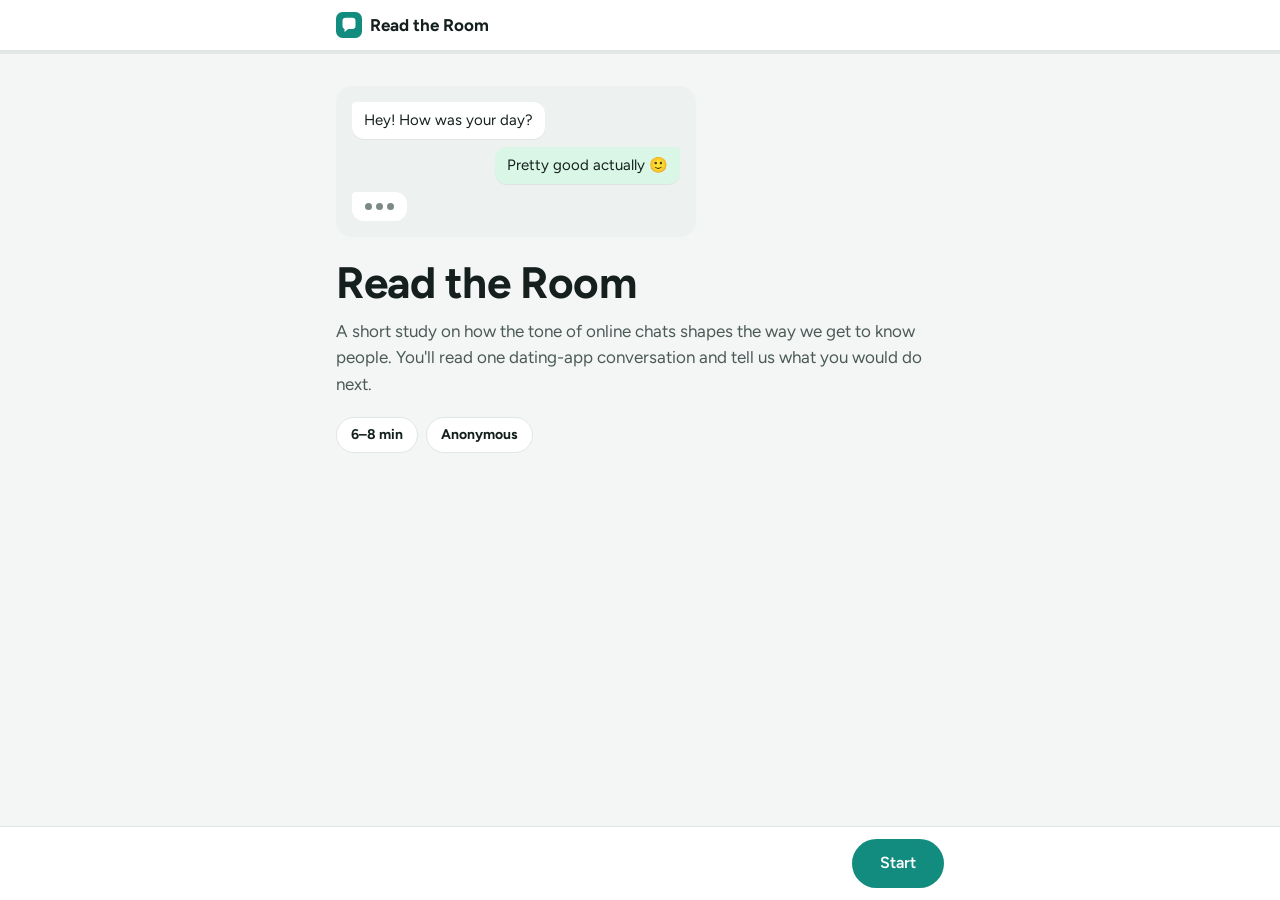
<file: index.html>
<!doctype html>
<html lang="en">
<head>
  <meta charset="utf-8">
  <meta name="viewport" content="width=device-width, initial-scale=1, viewport-fit=cover">
  <title>Read the Room</title>
  <meta name="description" content="A 6–8 minute study on tone in online chats. Anonymous and phone-friendly.">
  <meta property="og:title" content="Read the Room">
  <meta property="og:description" content="A 6–8 minute study on tone in online chats. Anonymous and phone-friendly.">
  <meta name="theme-color" content="#ffffff">
  <link rel="icon" href="data:image/svg+xml,<svg xmlns='http://www.w3.org/2000/svg' viewBox='0 0 64 64'><rect width='64' height='64' rx='16' fill='%23128c7e'/><path d='M16 22a8 8 0 0 1 8-8h16a8 8 0 0 1 8 8v12a8 8 0 0 1-8 8H30l-9 7v-7a8 8 0 0 1-5-7z' fill='white'/></svg>">
  <link rel="preconnect" href="https://fonts.googleapis.com">
  <link rel="preconnect" href="https://fonts.gstatic.com" crossorigin>
  <link href="https://fonts.googleapis.com/css2?family=Figtree:wght@400;500;600;700&display=swap" rel="stylesheet">
  <link rel="stylesheet" href="assets/css/survey.css?v=202611111837">
</head>
<body>
  <header class="topbar">
    <div class="topbar-inner">
      <div class="brand">
        <svg viewBox="0 0 64 64" width="26" height="26" aria-hidden="true"><rect width="64" height="64" rx="16" fill="var(--accent)"/><path d="M16 22a8 8 0 0 1 8-8h16a8 8 0 0 1 8 8v12a8 8 0 0 1-8 8H30l-9 7v-7a8 8 0 0 1-5-7z" fill="#fff"/></svg>
        <span>Read the Room</span>
        <span id="mode-badge" class="mode-badge" hidden>Test mode</span>
      </div>
      <span id="step-label" class="step-label"></span>
    </div>
    <div class="progress" aria-hidden="true"><div id="progress-fill"></div></div>
  </header>

  <main>
    <section id="screen" class="screen" aria-live="polite"></section>
  </main>

  <footer class="actionbar">
    <div class="actionbar-inner">
      <button id="peek" class="ghost" type="button" hidden>See chat again</button>
      <div class="next-wrap">
        <p id="next-hint" class="next-hint" role="status"></p>
        <button id="next" class="btn" type="button">Continue</button>
      </div>
    </div>
  </footer>

  <dialog id="peek-dialog" aria-label="Conversation">
    <div class="peek-body"></div>
    <button id="peek-close" class="btn" type="button">Close</button>
  </dialog>
  <div id="toast" class="toast" role="status"></div>

  <script src="assets/js/config.js?v=202611111837"></script>
  <script src="assets/js/content.js?v=202611111837"></script>
  <script src="assets/js/api.js?v=202611111837"></script>
  <script src="assets/js/survey.js?v=202611111837"></script>
</body>
</html>
</file>
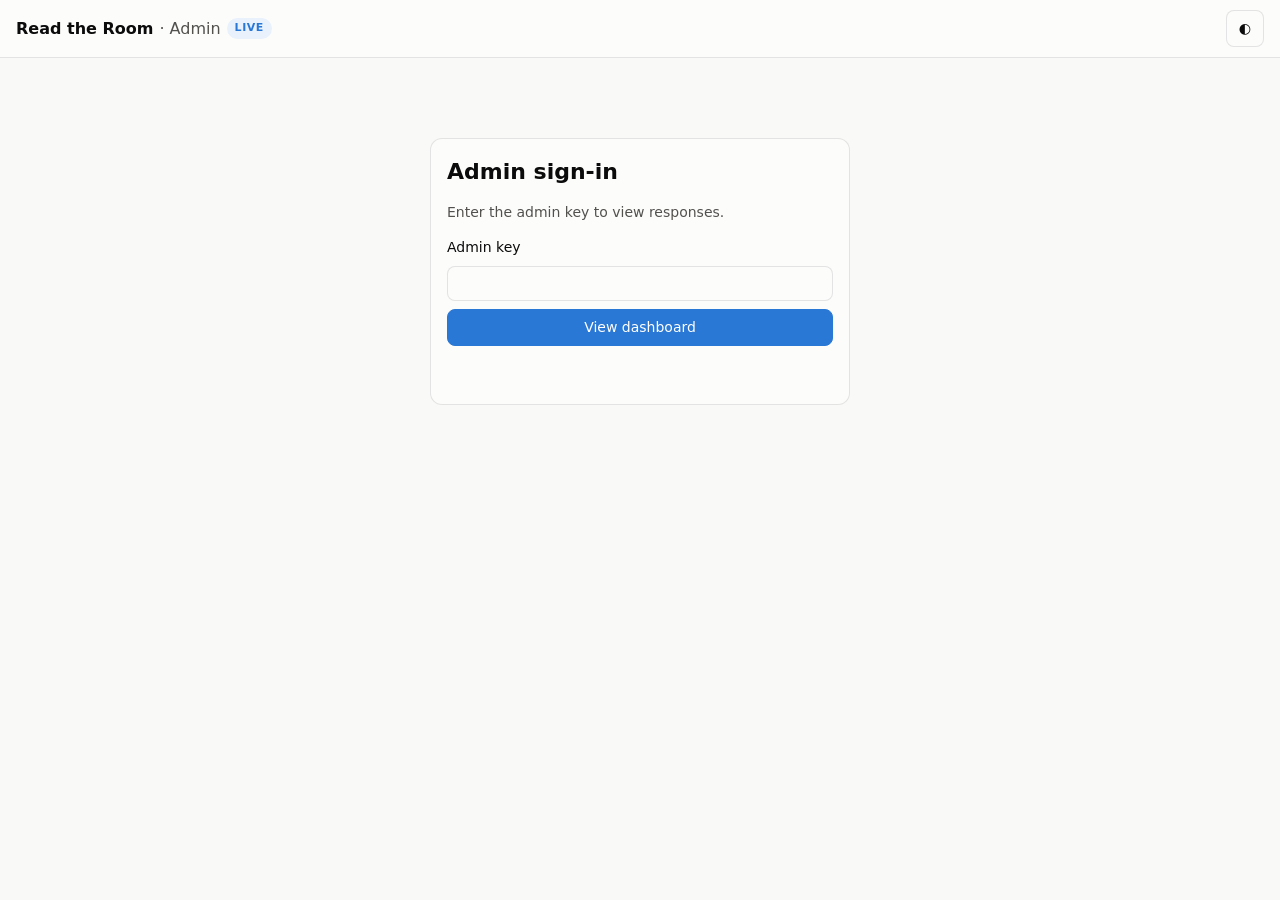
<file: admin.html>
<!doctype html>
<html lang="en">
<head>
  <meta charset="utf-8">
  <meta name="viewport" content="width=device-width, initial-scale=1">
  <meta name="robots" content="noindex, nofollow">
  <title>Study Admin</title>
  <link rel="stylesheet" href="assets/css/admin.css?v=202611111837">
</head>
<body>
  <header class="bar">
    <div class="bar-inner">
      <div class="title">
        <strong>Read the Room</strong> <span class="muted">· Admin</span>
        <span id="mode" class="mode"></span>
      </div>
      <div class="actions">
        <span id="status" class="muted small"></span>
        <button id="theme" class="btn ghost" type="button" aria-label="Toggle dark mode">◐</button>
      </div>
    </div>
  </header>

  <main>
    <section id="login" class="login card" hidden>
      <h1>Admin sign-in</h1>
      <p class="muted">Enter the admin key to view responses.</p>
      <form id="login-form">
        <label for="key">Admin key</label>
        <input id="key" type="password" autocomplete="current-password" required>
        <button class="btn primary" type="submit">View dashboard</button>
      </form>
      <p id="login-error" class="error" role="alert"></p>
      <p id="login-hint" class="muted small"></p>
    </section>

    <div id="dash" hidden>
      <div class="filters">
        <label class="check"><input id="f-excl" type="checkbox" checked> Apply exclusions</label>
        <label class="select">Match
          <select id="f-match">
            <option value="all">All versions</option>
            <option>Arjun</option>
            <option>Ananya</option>
            <option>Kiran</option>
          </select>
        </label>
        <span class="spacer"></span>
        <span id="local-tools" hidden>
          <button id="demo" class="btn ghost" type="button">+ 120 demo responses</button>
          <button id="clear" class="btn ghost danger" type="button">Clear local data</button>
        </span>
        <button id="refresh" class="btn ghost" type="button">↻ Refresh</button>
        <button id="export-csv" class="btn primary" type="button">Export CSV</button>
        <button id="export-json" class="btn ghost" type="button">JSON</button>
        <button id="logout" class="btn ghost" type="button">Sign out</button>
      </div>

      <section id="kpis" class="kpis" aria-label="Key numbers"></section>

      <div class="row">
        <section class="card">
          <div class="card-head"><div><h3>Cell balance</h3><p class="muted small">Analysable responses per condition</p></div></div>
          <div id="balance"></div>
        </section>
        <section class="card">
          <div class="card-head">
            <div><h3>Quick stats</h3><p class="muted small">2 × 3 ANOVA + planned contrasts, on current filters</p></div>
            <select id="stat-dv" aria-label="Outcome">
              <option value="f2">F2 focal</option>
              <option value="ladder">Ladder mean</option>
              <option value="money">₹ sent</option>
            </select>
          </div>
          <div id="stats"></div>
        </section>
      </div>

      <h2 class="section-title">Results</h2>
      <div id="charts" class="charts"></div>

      <h2 class="section-title">Responses</h2>
      <section class="card wide">
        <div class="card-head">
          <div><h3>All submissions</h3><p class="muted small">Newest first · click a row for the full record</p></div>
          <input id="search" type="search" placeholder="Search id, condition, text…" aria-label="Search responses">
        </div>
        <div class="scroll-x tall">
          <table class="data-table">
            <thead><tr><th>ID</th><th>Submitted</th><th>Stage</th><th>Condition</th><th>Match</th><th class="num">Min</th><th class="num">F2</th><th class="num">Ladder</th><th class="num">₹ sent</th></tr></thead>
            <tbody id="resp-body"></tbody>
          </table>
        </div>
      </section>
    </div>
  </main>

  <dialog id="detail">
    <div class="card-head"><h3 id="detail-title"></h3><button id="detail-close" class="btn ghost" type="button">Close</button></div>
    <pre id="detail-body"></pre>
  </dialog>

  <script src="assets/js/config.js?v=202611111837"></script>
  <script src="assets/js/content.js?v=202611111837"></script>
  <script src="assets/js/api.js?v=202611111837"></script>
  <script src="assets/js/charts.js?v=202611111837"></script>
  <script src="assets/js/admin.js?v=202611111837"></script>
</body>
</html>
</file>
<file: assets/css/survey.css>
/* Read the Room: clean messaging-app look.
   Layout: one centred column, white cards on a faint grey-green page, a single teal accent. */
:root {
  --page: #f3f6f5;
  --card: #ffffff;
  --field: #f3f6f5;
  --ink: #15201e;
  --ink-2: #4b5a57;
  --muted: #7b8a87;
  --line: #e0e7e5;
  --accent: #128c7e;
  --accent-ink: #ffffff;
  --accent-soft: #e2f3ef;
  --chat-bg: #edf1ef;
  --bubble-them: #ffffff;
  --bubble-you: #d9f6e6;
  --alert: #c2410c;
  --shadow: 0 1px 2px rgba(21, 32, 30, .05);
  --font: "Figtree", system-ui, -apple-system, "Segoe UI", sans-serif;
  color-scheme: light;
}
@media (prefers-color-scheme: dark) {
  :root:not([data-theme="light"]) {
    --page: #0e1514; --card: #172120; --field: #1e2a28; --ink: #e7efed; --ink-2: #b4c2bf; --muted: #84948f;
    --line: #283533; --accent: #25b3a2; --accent-ink: #06201c; --accent-soft: #123a34; --chat-bg: #101918;
    --bubble-them: #1f2b29; --bubble-you: #0f4d44; --alert: #fb923c; --shadow: none; color-scheme: dark;
  }
}
:root[data-theme="dark"] {
  --page: #0e1514; --card: #172120; --field: #1e2a28; --ink: #e7efed; --ink-2: #b4c2bf; --muted: #84948f;
  --line: #283533; --accent: #25b3a2; --accent-ink: #06201c; --accent-soft: #123a34; --chat-bg: #101918;
  --bubble-them: #1f2b29; --bubble-you: #0f4d44; --alert: #fb923c; --shadow: none; color-scheme: dark;
}

* { box-sizing: border-box; }
[hidden] { display: none !important; }
html, body { margin: 0; }
body { background: var(--page); color: var(--ink); font: 16px/1.55 var(--font); min-height: 100vh; -webkit-font-smoothing: antialiased; overflow-x: hidden; }
button { font: inherit; color: inherit; cursor: pointer; }
a { color: var(--accent); }
:focus-visible { outline: 2px solid var(--accent); outline-offset: 2px; }

/* header */
.topbar { position: sticky; top: 0; z-index: 5; background: var(--card); border-bottom: 1px solid var(--line); }
.topbar-inner { max-width: 640px; margin: 0 auto; padding: 12px 16px; display: flex; align-items: center; justify-content: space-between; gap: 12px; }
.brand { display: flex; align-items: center; gap: 8px; font-weight: 700; font-size: 17px; white-space: nowrap; }
.mode-badge { font-size: 11px; font-weight: 600; padding: 2px 8px; border-radius: 99px; background: var(--accent-soft); color: var(--accent); }
.step-label { font-size: 14px; color: var(--muted); font-variant-numeric: tabular-nums; white-space: nowrap; }
.progress { height: 3px; background: var(--line); }
.progress div { height: 100%; width: 0; background: var(--accent); transition: width .4s ease; }

main { max-width: 640px; margin: 0 auto; padding: 24px 16px 150px; }
.screen.enter { animation: rise .3s ease both; }
@keyframes rise { from { opacity: 0; transform: translateY(8px); } to { opacity: 1; transform: none; } }

h1 { font-size: clamp(24px, 6vw, 30px); line-height: 1.2; font-weight: 700; margin: 4px 0 8px; letter-spacing: -.01em; text-wrap: balance; }
h1.title { font-size: clamp(34px, 9vw, 44px); margin-top: 20px; }
h2 { font-size: 18px; margin: 0 0 8px; }
.lead { color: var(--ink-2); font-size: 17px; margin: 0 0 20px; }
.fine { font-size: 13px; color: var(--muted); }
.note { font-size: 14px; color: var(--muted); margin: 8px 0 0; }

/* question cards */
.fields, .likert { display: grid; gap: 12px; }
.q { background: var(--card); border: 1px solid var(--line); border-radius: 16px; padding: 16px; box-shadow: var(--shadow); transition: border-color .15s; }
.q.missing { border-color: var(--alert); }
.q-text { margin: 0 0 12px; font-weight: 600; }
.consent p { margin: 0 0 12px; color: var(--ink-2); }
.consent p:last-child { margin: 0; }

.scale { display: grid; grid-template-columns: repeat(var(--n), 1fr); gap: 6px; }
.pip { min-height: 44px; border-radius: 10px; border: 1px solid var(--line); background: var(--field); font-weight: 600; color: var(--ink-2); font-variant-numeric: tabular-nums; transition: background .12s, border-color .12s; }
.pip.wide { font-size: 13px; font-weight: 500; padding: 6px 4px; line-height: 1.25; }
.pip:hover { border-color: var(--accent); }
.pip.on { background: var(--accent); border-color: var(--accent); color: var(--accent-ink); }
.anchors { display: flex; justify-content: space-between; align-items: baseline; gap: 12px; margin-top: 6px; font-size: 13px; color: var(--muted); }
.anchors > span:first-child, .anchors > span:last-child { flex: 0 1 30%; }
.anchors > span:last-child { text-align: right; }
.scale-caption { flex: 1; text-align: center; font-weight: 600; color: var(--accent); }
.scale-caption.hover { color: var(--ink-2); }

.options { display: grid; gap: 8px; }
.options.inline { grid-template-columns: repeat(auto-fit, minmax(130px, 1fr)); }
.opt { text-align: center; padding: 10px 12px; min-height: 46px; border-radius: 10px; border: 1px solid var(--line); background: var(--field); font-weight: 500; transition: background .12s, border-color .12s; }
.opt:hover { border-color: var(--accent); }
.opt.on { background: var(--accent-soft); border-color: var(--accent); color: var(--ink); font-weight: 600; box-shadow: inset 0 0 0 1px var(--accent); }

input[type="number"], textarea { width: 100%; font: inherit; color: var(--ink); background: var(--field); border: 1px solid var(--line); border-radius: 10px; padding: 12px 14px; outline: none; resize: vertical; }
input:focus, textarea:focus { border-color: var(--accent); box-shadow: 0 0 0 3px var(--accent-soft); }
.num { position: relative; max-width: 220px; }
.num.has-prefix input { padding-left: 32px; font-size: 18px; font-weight: 600; }
.prefix { position: absolute; left: 14px; top: 50%; transform: translateY(-50%); font-weight: 600; font-size: 18px; color: var(--muted); }
input[type="range"] { width: 100%; accent-color: var(--accent); height: 28px; }
input[type="range"].untouched { opacity: .5; }
.slider-val { display: block; font-weight: 700; font-size: 20px; font-variant-numeric: tabular-nums; }
.slider-val.untouched { font-size: 14px; font-weight: 500; color: var(--muted); }

/* bottom bar */
.actionbar { position: fixed; left: 0; right: 0; bottom: 0; z-index: 6; background: var(--card); border-top: 1px solid var(--line); padding: 12px 16px calc(12px + env(safe-area-inset-bottom)); }
.actionbar-inner { max-width: 608px; margin: 0 auto; display: flex; align-items: center; justify-content: space-between; gap: 12px; }
.next-wrap { display: flex; align-items: center; gap: 12px; margin-left: auto; }
.next-hint { margin: 0; font-size: 13px; color: var(--alert); text-align: right; max-width: 260px; }
.next-hint:empty { display: none; }
.btn { border: 0; border-radius: 99px; padding: 12px 28px; min-height: 48px; font-weight: 600; font-size: 16px; color: var(--accent-ink); background: var(--accent); transition: filter .12s, opacity .2s; }
.btn:hover { filter: brightness(1.07); }
.btn:disabled { opacity: .4; cursor: not-allowed; filter: none; }
.ghost { border: 1px solid var(--line); background: var(--card); border-radius: 99px; padding: 10px 16px; min-height: 44px; font-weight: 500; font-size: 14px; color: var(--ink-2); }

/* welcome */
.welcome { padding-top: 8px; }
.preview { display: flex; flex-direction: column; gap: 8px; padding: 16px; border-radius: 16px; background: var(--chat-bg); max-width: 360px; }
.pop { opacity: 0; animation: pop .35s ease forwards; animation-delay: var(--d); }
@keyframes pop { from { opacity: 0; transform: translateY(6px); } to { opacity: 1; transform: none; } }
.facts { list-style: none; padding: 0; margin: 0; display: flex; flex-wrap: wrap; gap: 8px; }
.facts li { background: var(--card); border: 1px solid var(--line); border-radius: 99px; padding: 6px 14px; font-size: 14px; }

/* chat */
.bubble { display: inline-block; padding: 8px 12px; border-radius: 12px; max-width: 85%; line-height: 1.4; font-size: 15px; box-shadow: 0 1px 1px rgba(0, 0, 0, .06); }
.bubble.them { background: var(--bubble-them); border-top-left-radius: 4px; align-self: flex-start; }
.bubble.you { background: var(--bubble-you); border-top-right-radius: 4px; align-self: flex-end; }
.stamp { display: inline-block; font-size: 10.5px; color: var(--muted); margin-left: 8px; transform: translateY(3px); float: right; }
.typing { display: inline-flex; gap: 4px; padding: 11px 13px; border-radius: 12px; border-top-left-radius: 4px; background: var(--bubble-them); width: fit-content; }
.typing i { width: 7px; height: 7px; border-radius: 50%; background: var(--muted); animation: blink 1.2s infinite; }
.typing i:nth-child(2) { animation-delay: .2s; }
.typing i:nth-child(3) { animation-delay: .4s; }
@keyframes blink { 0%, 60%, 100% { opacity: .3; } 30% { opacity: 1; } }

.phone { background: var(--chat-bg); border: 1px solid var(--line); border-radius: 20px; max-width: 420px; margin: 0 auto; overflow: hidden; display: flex; flex-direction: column; height: min(70vh, 640px); }
.phone-head { display: flex; align-items: center; gap: 10px; padding: 10px 14px; background: var(--card); border-bottom: 1px solid var(--line); }
.ph-name { font-weight: 600; }
.ph-sub { font-size: 12px; color: var(--accent); }
.phone-body { flex: 1; overflow-y: auto; padding: 14px 12px; display: flex; flex-direction: column; gap: 6px; }
.msg { display: flex; flex-direction: column; animation: pop .25s ease both; }
.msg.you { align-items: flex-end; }
.msg.them { align-items: flex-start; }
.phone-input { margin: 8px; padding: 10px 14px; border-radius: 99px; background: var(--card); color: var(--muted); font-size: 14px; }
.avatar { display: grid; place-items: center; flex: none; border-radius: 50%; color: #fff; font-weight: 700; background: var(--accent); }
.avatar.sm { width: 36px; height: 36px; font-size: 15px; }
.avatar.lg { width: 60px; height: 60px; font-size: 24px; }

.profile { display: flex; gap: 14px; align-items: center; background: var(--card); border: 1px solid var(--line); border-radius: 16px; padding: 16px; }
.profile-name { font-weight: 700; font-size: 20px; }
.profile-bio { color: var(--ink-2); font-size: 15px; }
.profile-meta { color: var(--muted); font-size: 13px; margin-top: 2px; }

.quote { display: flex; gap: 10px; align-items: flex-start; padding: 12px; border-radius: 16px; background: var(--chat-bg); }
.quote .bubble { max-width: 100%; }

/* reveal + end */
.reveal p, .safety p { color: var(--ink-2); margin: 0 0 10px; }
.reveal p:last-child, .safety p:last-child { margin: 0; }
.center { text-align: center; padding: 56px 8px; }
.spinner { width: 32px; height: 32px; margin: 0 auto 12px; border-radius: 50%; border: 3px solid var(--line); border-top-color: var(--accent); animation: spin .8s linear infinite; }
@keyframes spin { to { transform: rotate(360deg); } }
.signs { display: grid; gap: 10px; margin-bottom: 16px; }
.sign { padding: 12px; border-radius: 16px; background: var(--chat-bg); }
.sign .bubble { max-width: 100%; }
.sign p { margin: 8px 2px 0; font-size: 14px; color: var(--ink-2); }

dialog { border: 0; border-radius: 20px; padding: 12px; background: var(--card); color: var(--ink); width: min(440px, calc(100vw - 32px)); }
dialog::backdrop { background: rgba(10, 20, 18, .5); }
dialog .btn { margin: 12px auto 0; display: block; }
.toast { position: fixed; left: 50%; bottom: 90px; transform: translate(-50%, 16px); opacity: 0; background: var(--ink); color: var(--page); padding: 10px 16px; border-radius: 99px; font-size: 14px; transition: all .25s; z-index: 10; max-width: calc(100vw - 32px); text-align: center; }
.toast.show { opacity: 1; transform: translate(-50%, 0); }

@media (max-width: 420px) {
  .pip { min-height: 40px; font-size: 15px; }
  .scale { gap: 4px; }
  .options.inline { grid-template-columns: 1fr 1fr; }
  .btn { padding: 12px 22px; }
}
@media (prefers-reduced-motion: reduce) {
  *, *::before, *::after { animation-duration: .01ms !important; animation-iteration-count: 1 !important; transition-duration: .01ms !important; }
}
</file>
<file: assets/css/admin.css>
/* Admin dashboard — chart palette and chrome from the validated reference palette */
:root {
  color-scheme: light;
  --page: #f9f9f7;
  --surface-1: #fcfcfb;
  --text-primary: #0b0b0b;
  --text-secondary: #52514e;
  --text-muted: #898781;
  --grid: #e1e0d9;
  --axis: #c3c2b7;
  --border: rgba(11, 11, 11, 0.10);
  --accent: #2a78d6;
  --accent-wash: #e8f1fc;
  --critical: #d03b3b;
  --warning-bg: #fff4dc;
  --warning-ink: #7a4a00;
  --s1: #2a78d6; --s2: #eb6834; --s3: #1baf7a; --s4: #eda100; --s5: #e87ba4;
  --aff-low: #6250d6; --aff-high: #e87ba4;
  --muted-series: #898781;
  --font: system-ui, -apple-system, "Segoe UI", sans-serif;
}
@media (prefers-color-scheme: dark) {
  :root:where(:not([data-theme="light"])) {
    color-scheme: dark;
    --page: #0d0d0d; --surface-1: #1a1a19; --text-primary: #f0efec; --text-secondary: #c3c2b7; --text-muted: #898781;
    --grid: #2c2c2a; --axis: #383835; --border: rgba(255, 255, 255, 0.10); --accent: #3987e5; --accent-wash: #16273c;
    --warning-bg: #3a2c0c; --warning-ink: #fab219;
    --s1: #3987e5; --s2: #d95926; --s3: #199e70; --s4: #c98500; --s5: #d55181;
    --aff-low: #9085e9; --aff-high: #d55181;
  }
}
:root[data-theme="dark"] {
  color-scheme: dark;
  --page: #0d0d0d; --surface-1: #1a1a19; --text-primary: #f0efec; --text-secondary: #c3c2b7; --text-muted: #898781;
  --grid: #2c2c2a; --axis: #383835; --border: rgba(255, 255, 255, 0.10); --accent: #3987e5; --accent-wash: #16273c;
  --warning-bg: #3a2c0c; --warning-ink: #fab219;
  --s1: #3987e5; --s2: #d95926; --s3: #199e70; --s4: #c98500; --s5: #d55181;
  --aff-low: #9085e9; --aff-high: #d55181;
}

* { box-sizing: border-box; }
[hidden] { display: none !important; }
.scroll-x.tall { max-height: 640px; overflow-y: auto; }
.scroll-x.tall thead th { position: sticky; top: 0; background: var(--surface-1); }
body { margin: 0; background: var(--page); color: var(--text-primary); font: 14px/1.5 var(--font); }
h1 { font-size: 22px; margin: 0 0 4px; }
h3 { font-size: 15px; margin: 0; }
.muted { color: var(--text-secondary); }
.small { font-size: 12.5px; }
.mono { font-family: ui-monospace, Consolas, monospace; font-size: 12px; }
.error { color: var(--critical); min-height: 1em; }

.bar { position: sticky; top: 0; z-index: 4; background: var(--surface-1); border-bottom: 1px solid var(--border); }
.bar-inner { max-width: 1280px; margin: 0 auto; padding: 10px 16px; display: flex; align-items: center; justify-content: space-between; gap: 12px; }
.title { font-size: 16px; display: flex; align-items: center; gap: 6px; flex-wrap: wrap; }
.mode { font-size: 11px; font-weight: 600; text-transform: uppercase; letter-spacing: .05em; padding: 2px 8px; border-radius: 99px; background: var(--accent-wash); color: var(--accent); }
.mode.local { background: var(--warning-bg); color: var(--warning-ink); }
.actions { display: flex; align-items: center; gap: 10px; }

main { max-width: 1280px; margin: 0 auto; padding: 16px 16px 64px; }
.btn { font: inherit; border-radius: 8px; padding: 7px 12px; border: 1px solid var(--border); background: var(--surface-1); color: var(--text-primary); cursor: pointer; min-height: 34px; }
.btn:hover { background: var(--accent-wash); }
.btn.primary { background: var(--accent); border-color: var(--accent); color: #fff; }
.btn.primary:hover { filter: brightness(1.08); }
.btn.danger { color: var(--critical); }
.linkish { background: none; border: 0; color: var(--accent); font: inherit; cursor: pointer; padding: 2px 4px; }
:focus-visible { outline: 2px solid var(--accent); outline-offset: 2px; }
input, select { font: inherit; color: var(--text-primary); background: var(--surface-1); border: 1px solid var(--border); border-radius: 8px; padding: 6px 10px; min-height: 34px; }

.login { max-width: 420px; margin: 64px auto; }
.login form { display: grid; gap: 8px; margin-top: 12px; }

.filters { display: flex; flex-wrap: wrap; align-items: center; gap: 8px 12px; margin-bottom: 16px; }
.filters .spacer { flex: 1; }
.check { display: inline-flex; align-items: center; gap: 6px; cursor: pointer; }
.select { display: inline-flex; align-items: center; gap: 6px; }
#local-tools { display: inline-flex; gap: 8px; }
#local-tools[hidden] { display: none; }

.kpis { display: grid; grid-template-columns: 2fr repeat(6, 1fr); gap: 12px; margin-bottom: 16px; }
.tile { background: var(--surface-1); border: 1px solid var(--border); border-radius: 12px; padding: 14px; }
.tile-label { color: var(--text-secondary); font-size: 12.5px; }
.tile-value { font-size: 24px; font-weight: 600; margin-top: 2px; }
.tile-sub { color: var(--text-muted); font-size: 12px; }
.hero-value { font-size: 48px; font-weight: 600; line-height: 1.1; margin: 4px 0 8px; }
.hero-value span { font-size: 20px; color: var(--text-muted); font-weight: 500; }
.meter { height: 8px; border-radius: 99px; background: var(--accent-wash); overflow: hidden; margin-bottom: 6px; }
.meter span { display: block; height: 100%; border-radius: 99px; background: var(--accent); }
.meter.sm { height: 6px; margin: 6px 0 0; }

.row { display: grid; grid-template-columns: 1fr 1fr; gap: 12px; margin-bottom: 12px; }
.card { background: var(--surface-1); border: 1px solid var(--border); border-radius: 12px; padding: 16px; min-width: 0; }
.card-head { display: flex; justify-content: space-between; align-items: flex-start; gap: 12px; margin-bottom: 10px; flex-wrap: wrap; }
.card-head p { margin: 2px 0 0; }
.inline-controls { display: flex; gap: 12px; flex-wrap: wrap; align-items: center; }
.section-title { font-size: 13px; text-transform: uppercase; letter-spacing: .06em; color: var(--text-muted); margin: 28px 0 10px; }

.charts { display: grid; grid-template-columns: repeat(2, minmax(0, 1fr)); gap: 12px; }
.card.wide { grid-column: 1 / -1; }
.chart-body { width: 100%; }
.chart-svg { display: block; width: 100%; height: auto; overflow: visible; }
.chart-svg .grid { stroke: var(--grid); stroke-width: 1; }
.chart-svg .baseline { stroke: var(--axis); stroke-width: 1; }
.chart-svg .tick { fill: var(--text-muted); font-size: 11px; font-family: var(--font); font-variant-numeric: tabular-nums; }
.chart-svg .err { stroke: var(--text-secondary); stroke-width: 1.25; }
.chart-svg .line { fill: none; stroke-width: 2; stroke-linejoin: round; stroke-linecap: round; }
.chart-svg .dot { stroke: var(--surface-1); stroke-width: 2; }
.chart-svg .cross { stroke: var(--axis); stroke-width: 1; }
.chart-svg .hit { fill: transparent; cursor: crosshair; }
.legend { display: flex; flex-wrap: wrap; gap: 4px 14px; margin: 0 0 8px; color: var(--text-secondary); font-size: 12.5px; }
.legend span { display: inline-flex; align-items: center; gap: 6px; }
.key { display: inline-block; width: 10px; height: 10px; border-radius: 3px; vertical-align: middle; margin-right: 2px; }
.key.line { height: 3px; width: 14px; border-radius: 2px; }

.tt { position: fixed; z-index: 20; pointer-events: none; background: var(--surface-1); color: var(--text-primary); border: 1px solid var(--border); border-radius: 8px; padding: 8px 10px; font-size: 12.5px; box-shadow: 0 6px 20px rgba(0,0,0,.12); opacity: 0; transition: opacity .1s; max-width: 260px; }
.tt.show { opacity: 1; }
.tt .muted { color: var(--text-muted); }

.data-table { width: 100%; border-collapse: collapse; font-variant-numeric: tabular-nums; }
.data-table th, .data-table td { text-align: left; padding: 7px 8px; border-bottom: 1px solid var(--grid); vertical-align: top; }
.data-table thead th { color: var(--text-secondary); font-weight: 600; font-size: 12.5px; }
.data-table tbody th { font-weight: 500; }
.data-table .num { text-align: right; }
.data-table.compact th, .data-table.compact td { padding: 5px 6px; }
.data-table tr.sig td { font-weight: 600; }
.data-table tr.clickable { cursor: pointer; }
.data-table tr.clickable:hover { background: var(--accent-wash); }
.scroll-x { overflow-x: auto; }
.grid-table { width: 100%; border-collapse: separate; border-spacing: 6px; }
.grid-table th { font-weight: 500; color: var(--text-secondary); font-size: 12.5px; text-align: left; }
.grid-table td { background: var(--page); border-radius: 8px; padding: 10px; }
.cell-n { font-size: 20px; font-weight: 600; }
.cell-n span { font-size: 12px; color: var(--text-muted); font-weight: 400; }
.pill { display: inline-block; font-size: 11px; padding: 1px 7px; border-radius: 99px; background: var(--accent-wash); color: var(--accent); margin: 0 4px 2px 0; }
.pill.warn { background: var(--warning-bg); color: var(--warning-ink); }
.pill.info { background: var(--page); color: var(--text-secondary); border: 1px solid var(--border); }
.code-guide { background: var(--page); border-radius: 10px; padding: 12px 14px; margin-bottom: 12px; }
.code-guide p { margin: 0 0 6px; }
.code-guide p:last-child { margin: 0; }
.code-question { font-size: 15px; font-weight: 600; }

.coding { display: grid; gap: 8px; max-height: 560px; overflow-y: auto; }
.code-row { display: flex; justify-content: space-between; gap: 16px; align-items: center; padding: 10px; border: 1px solid var(--grid); border-radius: 10px; }
.code-text p { margin: 2px 0 0; }
.code-text mark { background: var(--warning-bg); color: var(--warning-ink); border-radius: 3px; padding: 0 2px; }
.segs { display: inline-flex; border: 1px solid var(--border); border-radius: 8px; overflow: hidden; flex: none; }
.seg { font: inherit; border: 0; background: var(--surface-1); color: var(--text-primary); padding: 6px 10px; cursor: pointer; }
.seg + .seg { border-left: 1px solid var(--border); }
.seg.on { background: var(--accent); color: #fff; }

dialog { border: 1px solid var(--border); border-radius: 12px; background: var(--surface-1); color: var(--text-primary); width: min(760px, calc(100vw - 32px)); max-height: 85vh; padding: 16px; }
dialog::backdrop { background: rgba(0,0,0,.45); }
pre { white-space: pre-wrap; word-break: break-word; font-size: 12px; max-height: 65vh; overflow: auto; background: var(--page); padding: 12px; border-radius: 8px; }

@media (max-width: 1100px) { .kpis { grid-template-columns: repeat(3, 1fr); } .kpis .hero { grid-column: 1 / -1; } }
@media (max-width: 760px) {
  .row, .charts { grid-template-columns: 1fr; }
  .kpis { grid-template-columns: repeat(2, 1fr); }
  .code-row { flex-direction: column; align-items: stretch; }
}
</file>
